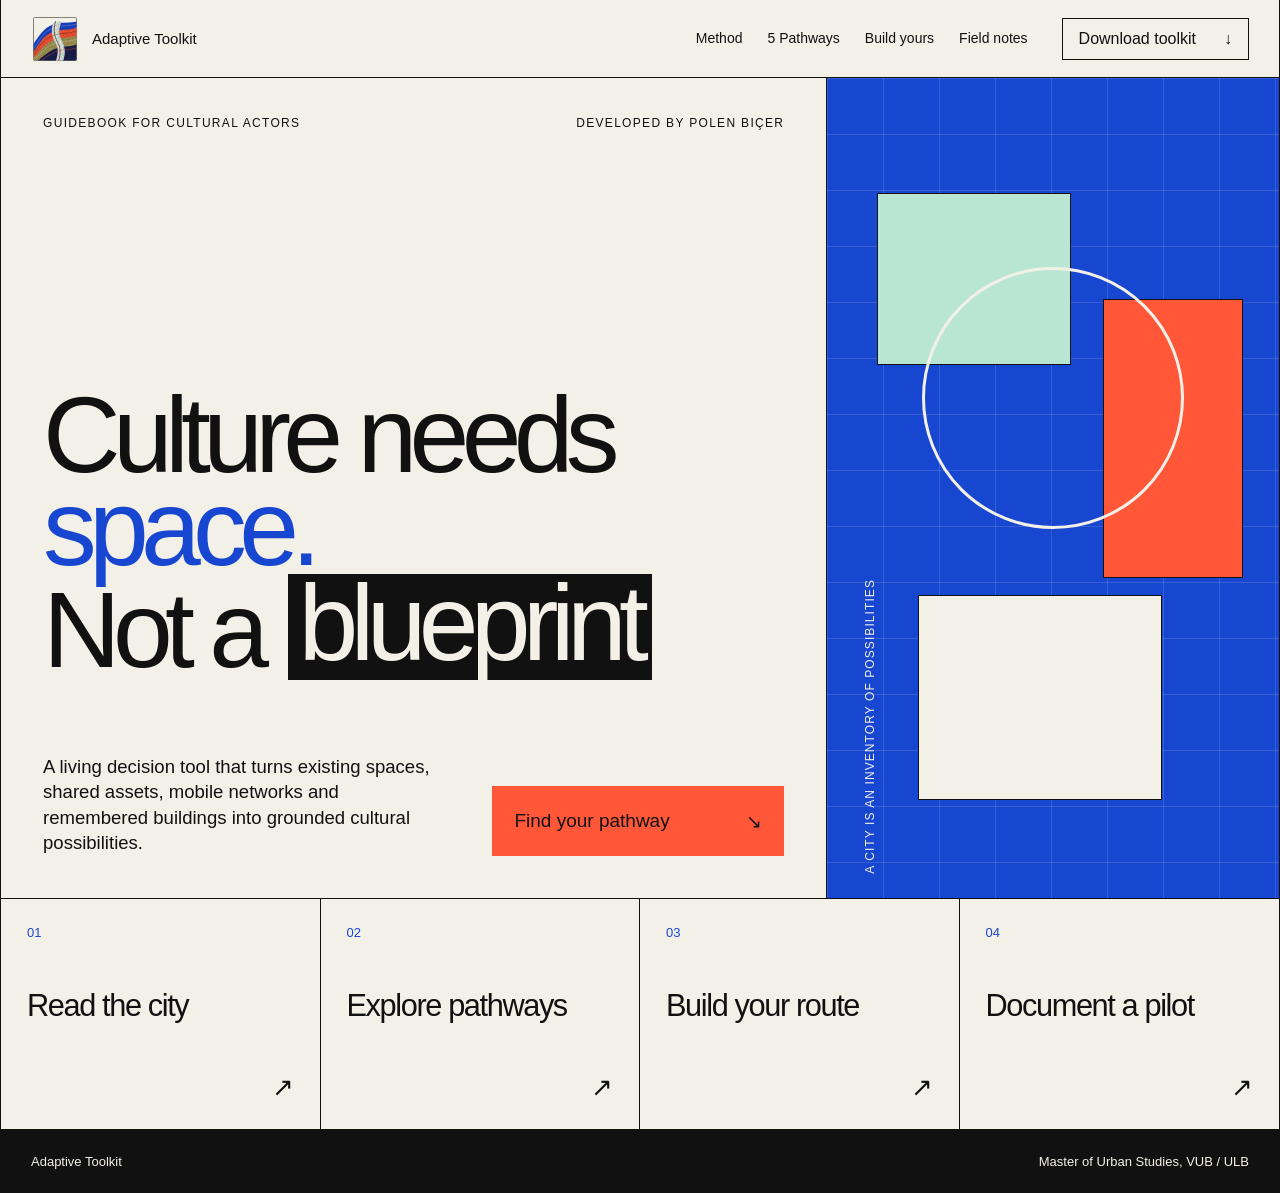
<file: index.html>
<!doctype html>
<html lang="en">
<head>
  <meta charset="utf-8">
  <meta name="viewport" content="width=device-width, initial-scale=1">
  <meta name="description" content="A living toolkit for creating and sustaining cultural space through locally grounded pathways.">
  <meta name="theme-color" content="#1746d1">
  <title>Adaptive Toolkit | Urban Spaces for Art and Culture</title>
  <link rel="canonical" href="https://adaptive.polenbicer.dev/">
  <link rel="stylesheet" href="styles.css">
</head>
<body>
  <a class="skip-link" href="#main">Skip to content</a>
  <div class="site-shell">
    <header class="site-header">
      <a class="brand" href="index.html" aria-label="Adaptive Toolkit home">
        <img class="brand-mark" src="assets/adaptive-orbit.svg" alt="">
        <span>Adaptive Toolkit</span>
      </a>
      <nav class="site-nav" aria-label="Primary navigation">
        <a href="method.html">Method</a>
        <a href="pathways.html">5 Pathways</a>
        <a href="builder.html">Build yours</a>
        <a href="field-notes.html">Field notes</a>
      </nav>
      <a class="download-link" href="assets/adaptive-toolkit.pdf" download="Adaptive-Toolkit.pdf">Download toolkit <span>↓</span></a>
    </header>

    <main id="main">
      <section class="home-hero">
        <div class="home-copy">
          <div class="home-meta">
            <p class="eyebrow">Guidebook for cultural actors</p>
            <p class="eyebrow">Developed by Polen Biçer</p>
          </div>
        <h1
  class="home-title"
  aria-label="Culture needs space. Not a blueprint, monument, commodity, privilege or prescription"
>
  Culture needs <strong>space.</strong><br>
  Not a
  <span class="rotating-word" aria-hidden="true">
    <span data-rotating-word>blueprint</span>
  </span>
</h1>
          <div class="home-bottom">
            <p class="home-intro">A living decision tool that turns existing spaces, shared assets, mobile networks and remembered buildings into grounded cultural possibilities.</p>
            <a class="action-link" href="builder.html"><span>Find your pathway</span><span>↘</span></a>
          </div>
        </div>
        <div class="home-art" aria-label="Abstract composition representing adaptable urban space">
          <div class="urban-grid"></div>
          <div class="space-shape shape-one"></div>
          <div class="space-shape shape-two"></div>
          <div class="space-shape shape-three"></div>
          <div class="urban-circle"></div>
          <p class="art-caption">A city is an inventory of possibilities</p>
        </div>
      </section>

      <nav class="route-grid" aria-label="Explore the toolkit">
        <a class="route-card" href="method.html"><span class="route-card-number">01</span><h2>Read the city</h2><span>↗</span></a>
        <a class="route-card" href="pathways.html"><span class="route-card-number">02</span><h2>Explore pathways</h2><span>↗</span></a>
        <a class="route-card" href="builder.html"><span class="route-card-number">03</span><h2>Build your route</h2><span>↗</span></a>
        <a class="route-card" href="field-notes.html"><span class="route-card-number">04</span><h2>Document a pilot</h2><span>↗</span></a>
      </nav>
    </main>

    <footer class="site-footer"><span>Adaptive Toolkit</span><span>Master of Urban Studies, VUB / ULB</span></footer>
  </div>
  <script src="site.js"></script>
</body>
</html>
</file>
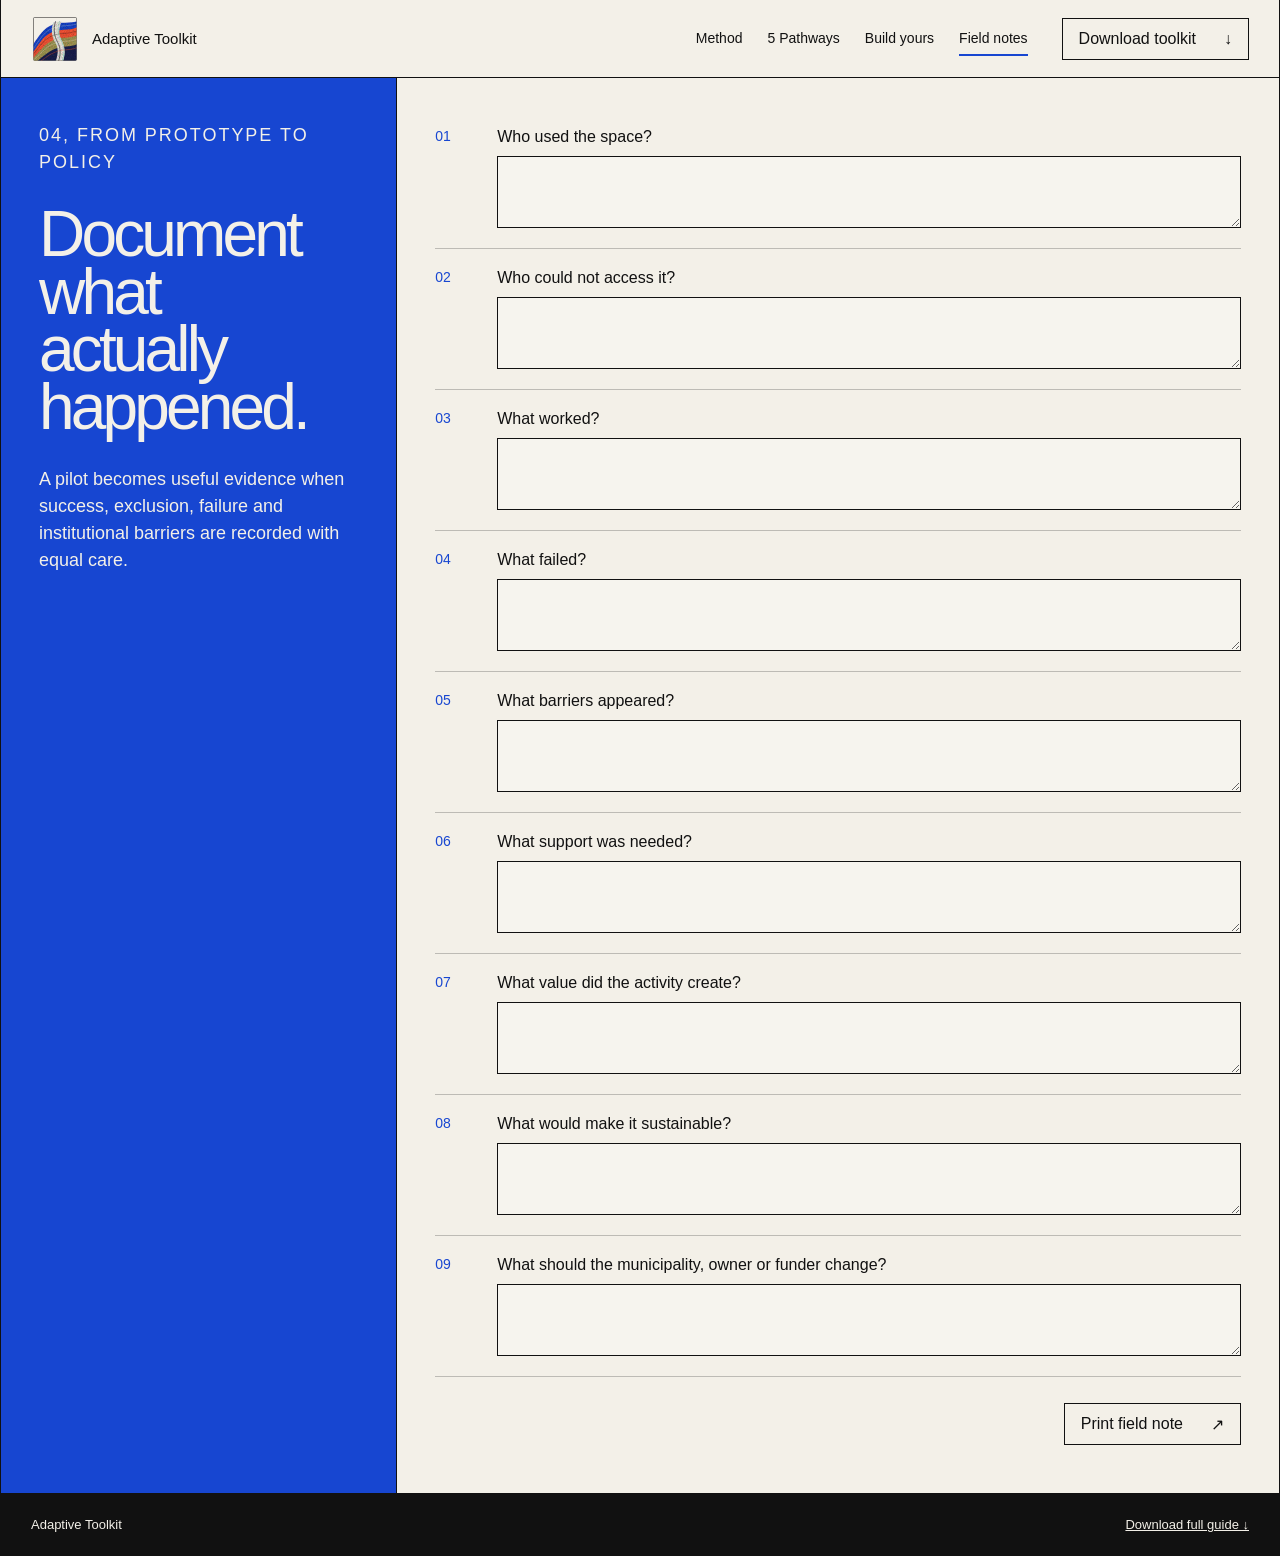
<file: field-notes.html>
<!doctype html>
<html lang="en">
<head>
  <meta charset="utf-8">
  <meta name="viewport" content="width=device-width, initial-scale=1">
  <meta name="description" content="Document a cultural space pilot and turn practical evidence into policy direction.">
  <meta name="theme-color" content="#1746d1">
  <title>Field Notes | Adaptive Toolkit</title>
  <link rel="canonical" href="https://adaptive.polenbicer.dev/field-notes.html">
  <link rel="stylesheet" href="styles.css">
</head>
<body>
  <a class="skip-link" href="#main">Skip to content</a>
  <div class="site-shell">
    <header class="site-header">
      <a class="brand" href="index.html" aria-label="Adaptive Toolkit home"><img class="brand-mark" src="assets/adaptive-orbit.svg" alt=""><span>Adaptive Toolkit</span></a>
      <nav class="site-nav" aria-label="Primary navigation">
        <a href="method.html">Method</a>
        <a href="pathways.html">5 Pathways</a>
        <a href="builder.html">Build yours</a>
        <a href="field-notes.html" aria-current="page">Field notes</a>
      </nav>
      <a class="download-link" href="assets/adaptive-toolkit.pdf" download="Adaptive-Toolkit.pdf">Download toolkit <span>↓</span></a>
    </header>

    <main id="main" class="notes-layout">
      <section class="notes-aside">
        <p class="eyebrow">04, From prototype to policy</p>
        <h1>Document what actually happened.</h1>
        <p>A pilot becomes useful evidence when success, exclusion, failure and institutional barriers are recorded with equal care.</p>
      </section>

      <form class="notes-form" onsubmit="return false">
        <div class="note-field"><span class="step-number">01</span><label>Who used the space?<textarea aria-label="Who used the space"></textarea></label></div>
        <div class="note-field"><span class="step-number">02</span><label>Who could not access it?<textarea aria-label="Who could not access the space"></textarea></label></div>
        <div class="note-field"><span class="step-number">03</span><label>What worked?<textarea aria-label="What worked"></textarea></label></div>
        <div class="note-field"><span class="step-number">04</span><label>What failed?<textarea aria-label="What failed"></textarea></label></div>
        <div class="note-field"><span class="step-number">05</span><label>What barriers appeared?<textarea aria-label="What barriers appeared"></textarea></label></div>
        <div class="note-field"><span class="step-number">06</span><label>What support was needed?<textarea aria-label="What support was needed"></textarea></label></div>
        <div class="note-field"><span class="step-number">07</span><label>What value did the activity create?<textarea aria-label="What value did the activity create"></textarea></label></div>
        <div class="note-field"><span class="step-number">08</span><label>What would make it sustainable?<textarea aria-label="What would make the activity sustainable"></textarea></label></div>
        <div class="note-field"><span class="step-number">09</span><label>What should the municipality, owner or funder change?<textarea aria-label="What should institutions change"></textarea></label></div>
        <div class="notes-actions"><button class="action-button" type="button" data-print-notes><span>Print field note</span><span>↗</span></button></div>
      </form>
    </main>
    <footer class="site-footer"><span>Adaptive Toolkit</span><a href="assets/adaptive-toolkit.pdf" download="Adaptive-Toolkit.pdf">Download full guide ↓</a></footer>
  </div>
  <script src="site.js"></script>
</body>
</html>
</file>
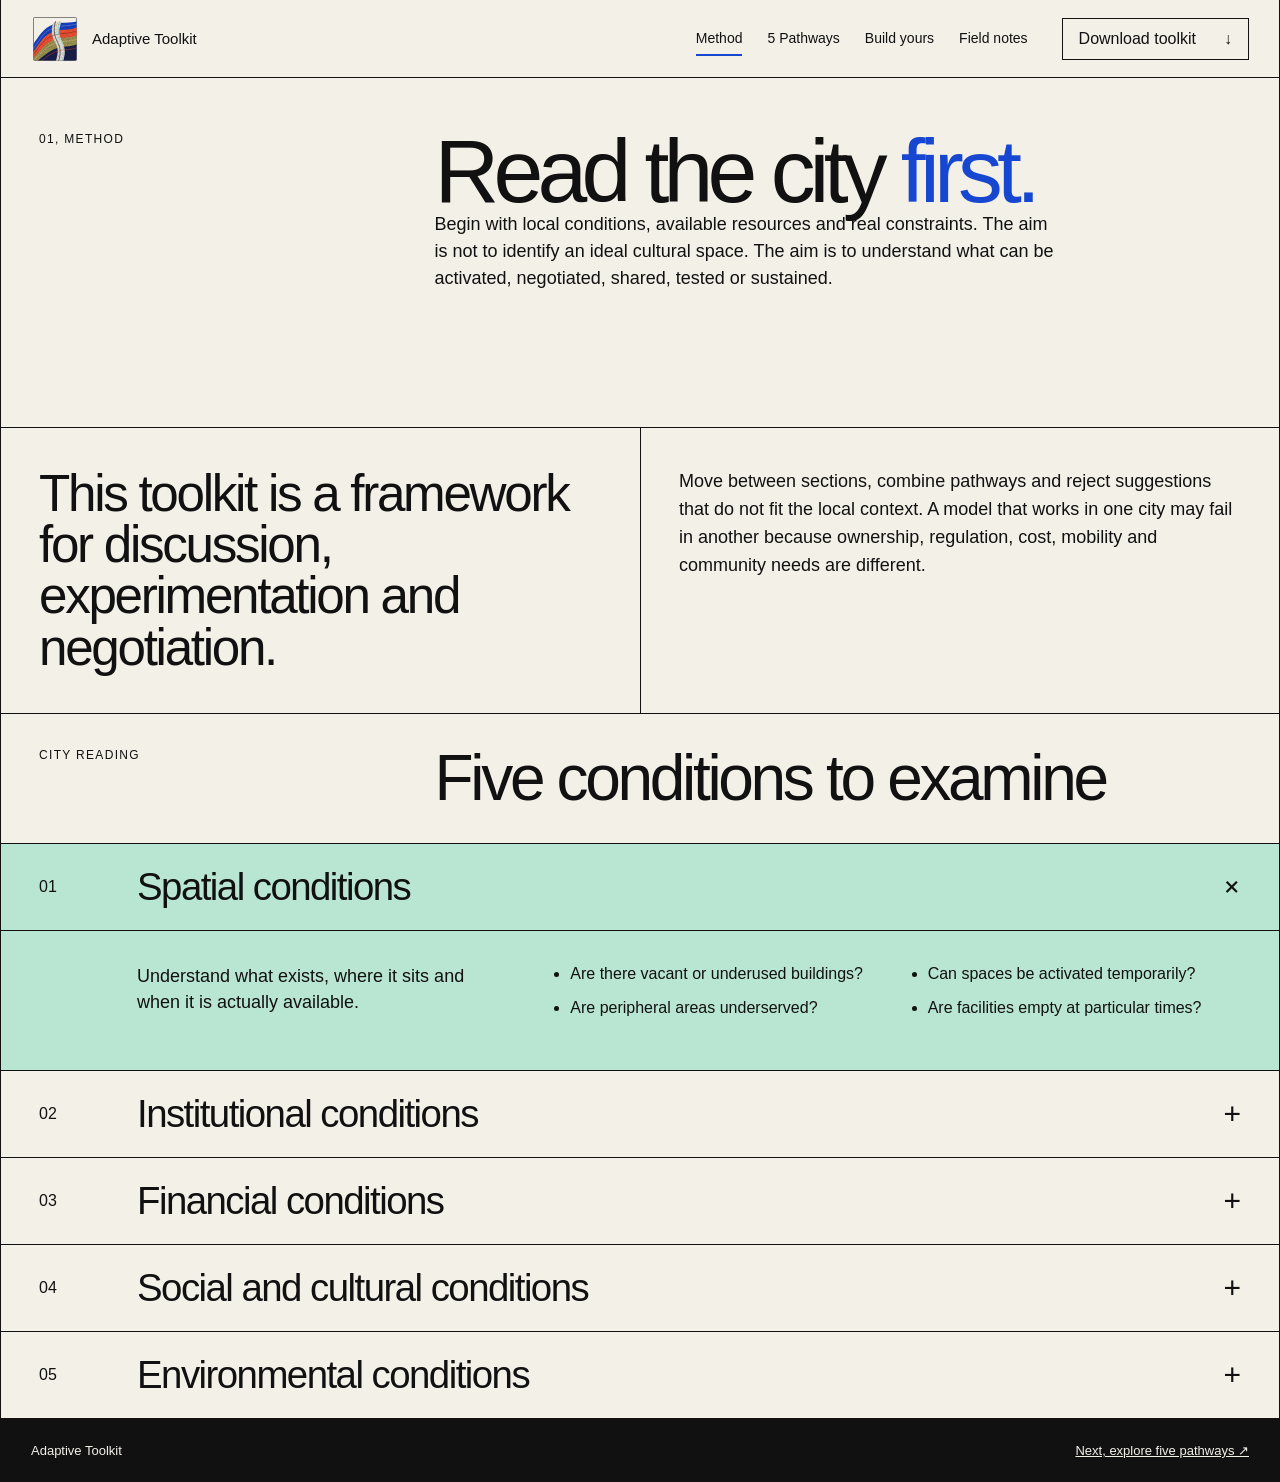
<file: method.html>
<!doctype html>
<html lang="en">
<head>
  <meta charset="utf-8">
  <meta name="viewport" content="width=device-width, initial-scale=1">
  <meta name="description" content="How to read a city before choosing a cultural space pathway.">
  <meta name="theme-color" content="#1746d1">
  <title>Method | Adaptive Toolkit</title>
  <link rel="canonical" href="https://adaptive.polenbicer.dev/method.html">
  <link rel="stylesheet" href="styles.css">
</head>
<body>
  <a class="skip-link" href="#main">Skip to content</a>
  <div class="site-shell">
    <header class="site-header">
      <a class="brand" href="index.html" aria-label="Adaptive Toolkit home"><img class="brand-mark" src="assets/adaptive-orbit.svg" alt=""><span>Adaptive Toolkit</span></a>
      <nav class="site-nav" aria-label="Primary navigation">
        <a href="method.html" aria-current="page">Method</a>
        <a href="pathways.html">5 Pathways</a>
        <a href="builder.html">Build yours</a>
        <a href="field-notes.html">Field notes</a>
      </nav>
      <a class="download-link" href="assets/adaptive-toolkit.pdf" download="Adaptive-Toolkit.pdf">Download toolkit <span>↓</span></a>
    </header>

    <main id="main">
      <section class="page-intro">
        <p class="eyebrow">01, Method</p>
        <div><h1>Read the city <em>first.</em></h1><p class="page-summary">Begin with local conditions, available resources and real constraints. The aim is not to identify an ideal cultural space. The aim is to understand what can be activated, negotiated, shared, tested or sustained.</p></div>
      </section>

      <section class="method-note">
        <div><p class="large-note">This toolkit is a framework for discussion, experimentation and negotiation.</p></div>
        <div><p>Move between sections, combine pathways and reject suggestions that do not fit the local context. A model that works in one city may fail in another because ownership, regulation, cost, mobility and community needs are different.</p></div>
      </section>

      <section aria-labelledby="conditions-title">
        <header class="section-heading"><p class="eyebrow">City reading</p><h2 id="conditions-title">Five conditions to examine</h2></header>
        <div class="audit-list">
          <details class="audit-item" open>
            <summary><span>01</span><span class="audit-name">Spatial conditions</span><span class="audit-toggle">+</span></summary>
            <div class="audit-content"><p>Understand what exists, where it sits and when it is actually available.</p><ul><li>Are there vacant or underused buildings?</li><li>Are peripheral areas underserved?</li><li>Can spaces be activated temporarily?</li><li>Are facilities empty at particular times?</li></ul></div>
          </details>
          <details class="audit-item">
            <summary><span>02</span><span class="audit-name">Institutional conditions</span><span class="audit-toggle">+</span></summary>
            <div class="audit-content"><p>Map the rules, relationships and intermediaries that make access possible.</p><ul><li>Is the municipality open to collaboration?</li><li>Can public buildings host external actors?</li><li>Are leasing and procurement rules flexible?</li><li>Who can negotiate between actors and owners?</li></ul></div>
          </details>
          <details class="audit-item">
            <summary><span>03</span><span class="audit-name">Financial conditions</span><span class="audit-toggle">+</span></summary>
            <div class="audit-content"><p>Test affordability before treating physical availability as genuine access.</p><ul><li>Are rents affordable?</li><li>Can costs be shared or subsidised?</li><li>Which public, EU or private funds exist?</li><li>Can income be generated without excluding users?</li></ul></div>
          </details>
          <details class="audit-item">
            <summary><span>04</span><span class="audit-name">Social and cultural conditions</span><span class="audit-toggle">+</span></summary>
            <div class="audit-content"><p>Ask who needs space, who remains unsupported and who risks displacement.</p><ul><li>Which groups lack cultural infrastructure?</li><li>Is there trust between actors and institutions?</li><li>Who cannot currently access cultural space?</li><li>Could activation accelerate displacement?</li></ul></div>
          </details>
          <details class="audit-item">
            <summary><span>05</span><span class="audit-name">Environmental conditions</span><span class="audit-toggle">+</span></summary>
            <div class="audit-content"><p>Consider reuse, accessibility, mobility and the environmental cost of intervention.</p><ul><li>Can an existing building be reused?</li><li>What energy upgrades are necessary?</li><li>Is public transport access adequate?</li><li>Can circular materials and resources be shared?</li></ul></div>
          </details>
        </div>
      </section>
    </main>
    <footer class="site-footer"><span>Adaptive Toolkit</span><a href="pathways.html">Next, explore five pathways ↗</a></footer>
  </div>
  <script src="site.js"></script>
</body>
</html>
</file>
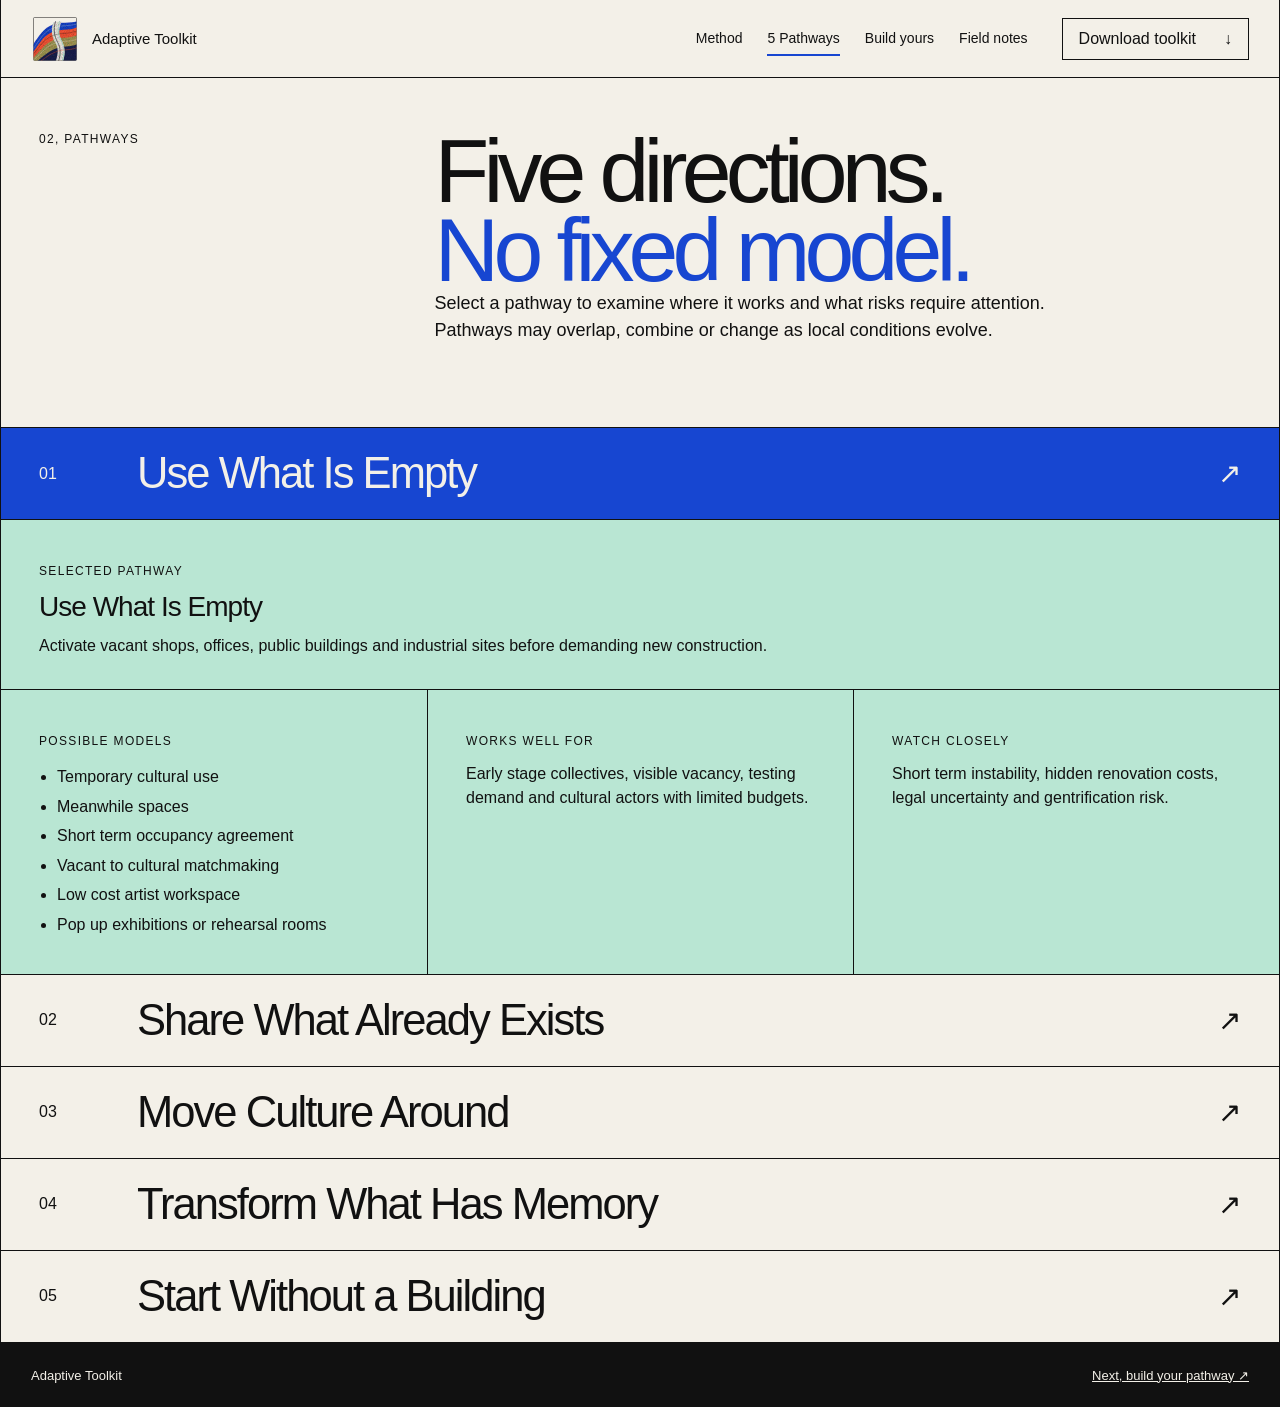
<file: pathways.html>
<!doctype html>
<html lang="en">
<head>
  <meta charset="utf-8">
  <meta name="viewport" content="width=device-width, initial-scale=1">
  <meta name="description" content="Five adaptable pathways for cultural space in different urban contexts.">
  <meta name="theme-color" content="#1746d1">
  <title>5 Pathways | Adaptive Toolkit</title>
  <link rel="canonical" href="https://adaptive.polenbicer.dev/pathways.html">
  <link rel="stylesheet" href="styles.css">
</head>
<body>
  <a class="skip-link" href="#main">Skip to content</a>
  <div class="site-shell">
    <header class="site-header">
      <a class="brand" href="index.html" aria-label="Adaptive Toolkit home"><img class="brand-mark" src="assets/adaptive-orbit.svg" alt=""><span>Adaptive Toolkit</span></a>
      <nav class="site-nav" aria-label="Primary navigation">
        <a href="method.html">Method</a>
        <a href="pathways.html" aria-current="page">5 Pathways</a>
        <a href="builder.html">Build yours</a>
        <a href="field-notes.html">Field notes</a>
      </nav>
      <a class="download-link" href="assets/adaptive-toolkit.pdf" download="Adaptive-Toolkit.pdf">Download toolkit <span>↓</span></a>
    </header>

    <main id="main">
      <section class="page-intro">
        <p class="eyebrow">02, Pathways</p>
        <div><h1>Five directions.<br><em>No fixed model.</em></h1><p class="page-summary">Select a pathway to examine where it works and what risks require attention. Pathways may overlap, combine or change as local conditions evolve.</p></div>
      </section>

      <section class="pathway-list" data-pathway-list aria-label="Cultural space pathways">
        <button class="pathway-button" type="button" data-pathway="empty" aria-pressed="true"><span>01</span><span class="pathway-button-name">Use What Is Empty</span><span class="pathway-arrow">↗</span></button>
        <div class="pathway-detail" data-pathway-detail aria-live="polite">
          <div class="pathway-overview"><p class="eyebrow">Selected pathway</p><h2 data-pathway-name>Use What Is Empty</h2><p data-pathway-description>Activate vacant shops, offices, public buildings and industrial sites before demanding new construction.</p></div>
          <div><p class="eyebrow">Possible models</p><ul class="pathway-models" data-pathway-models><li>Temporary cultural use</li><li>Meanwhile spaces</li><li>Short term occupancy agreement</li><li>Vacant to cultural matchmaking</li><li>Low cost artist workspace</li><li>Pop up exhibitions or rehearsal rooms</li></ul></div>
          <div><p class="eyebrow">Works well for</p><p data-pathway-works>Early stage collectives, visible vacancy, testing demand and cultural actors with limited budgets.</p></div>
          <div><p class="eyebrow">Watch closely</p><p data-pathway-watch>Short term instability, hidden renovation costs, legal uncertainty and gentrification risk.</p></div>
        </div>
        <button class="pathway-button" type="button" data-pathway="share" aria-pressed="false"><span>02</span><span class="pathway-button-name">Share What Already Exists</span><span class="pathway-arrow">↗</span></button>
        <button class="pathway-button" type="button" data-pathway="move" aria-pressed="false"><span>03</span><span class="pathway-button-name">Move Culture Around</span><span class="pathway-arrow">↗</span></button>
        <button class="pathway-button" type="button" data-pathway="memory" aria-pressed="false"><span>04</span><span class="pathway-button-name">Transform What Has Memory</span><span class="pathway-arrow">↗</span></button>
        <button class="pathway-button" type="button" data-pathway="network" aria-pressed="false"><span>05</span><span class="pathway-button-name">Start Without a Building</span><span class="pathway-arrow">↗</span></button>
      </section>
    </main>
    <footer class="site-footer"><span>Adaptive Toolkit</span><a href="builder.html">Next, build your pathway ↗</a></footer>
  </div>
  <script src="site.js"></script>
</body>
</html>
</file>
<file: styles.css>
:root {
  --ink: #111111;
  --paper: #f3f0e8;
  --blue: #1746d1;
  --orange: #ff5738;
  --mint: #b9e6d3;
  --pink: #e8a6d5;
  --line: rgba(17, 17, 17, 0.24);
  --max: 1440px;
}

* { box-sizing: border-box; }

html { scroll-behavior: smooth; }

body {
  margin: 0;
  color: var(--ink);
  background: var(--paper);
  font-family: Arial, "Helvetica Neue", Helvetica, sans-serif;
  font-size: 16px;
  font-weight: 400;
}

button, select, textarea, input { font: inherit; }

a { color: inherit; }

a:focus-visible,
button:focus-visible,
select:focus-visible,
textarea:focus-visible {
  outline: 3px solid var(--orange);
  outline-offset: 3px;
}

.skip-link {
  position: absolute;
  top: -80px;
  left: 16px;
  z-index: 20;
  padding: 12px 16px;
  color: var(--paper);
  background: var(--ink);
}

.skip-link:focus { top: 12px; }

.site-shell {
  width: min(100%, var(--max));
  min-height: 100vh;
  margin: 0 auto;
  border-inline: 1px solid var(--ink);
}

.site-header {
  min-height: 78px;
  display: grid;
  grid-template-columns: minmax(240px, 1fr) auto max-content;
  align-items: center;
  gap: 34px;
  padding: 0 30px;
  border-bottom: 1px solid var(--ink);
  background: var(--paper);
}

.brand {
  display: inline-flex;
  align-items: center;
  gap: 13px;
  width: fit-content;
  text-decoration: none;
  font-size: 15px;
  font-weight: 500;
}

.brand-mark {
  width: 48px;
  height: 48px;
  flex: 0 0 auto;
  display: block;
}

.site-nav {
  display: flex;
  align-items: center;
  justify-content: center;
  gap: 25px;
}

.site-nav a {
  padding: 8px 0;
  text-decoration: none;
  font-size: 14px;
  border-bottom: 2px solid transparent;
}

.site-nav a:hover,
.site-nav a[aria-current="page"] { border-bottom-color: var(--blue); }

.download-link,
.action-link,
.action-button {
  min-height: 42px;
  display: inline-flex;
  align-items: center;
  justify-content: space-between;
  gap: 28px;
  padding: 0 16px;
  border: 1px solid var(--ink);
  color: var(--ink);
  background: transparent;
  text-decoration: none;
  cursor: pointer;
}

.download-link:hover,
.action-link:hover,
.action-button:hover { color: var(--paper); background: var(--ink); }

.eyebrow {
  margin: 0;
  font-size: 12px;
  font-weight: 500;
  letter-spacing: 0.11em;
  text-transform: uppercase;
}

.home-hero {
  min-height: calc(100vh - 79px);
  display: grid;
  grid-template-columns: 1.55fr 0.85fr;
  border-bottom: 1px solid var(--ink);
}

.home-copy {
  display: flex;
  flex-direction: column;
  padding: 38px 42px 42px;
}

.home-meta {
  display: flex;
  justify-content: space-between;
  gap: 24px;
}

.home-title {
  max-width: 900px;
  margin: auto 0 0;
  font-size: clamp(4rem, 8.4vw, 8.9rem);
  line-height: 0.86;
  letter-spacing: -0.072em;
  font-weight: 400;
}

.home-title strong { color: var(--blue); font-weight: 400; }

.home-bottom {
  display: grid;
  grid-template-columns: minmax(260px, 1fr) minmax(230px, 0.72fr);
  align-items: end;
  gap: 44px;
  margin-top: 74px;
}

.home-intro {
  max-width: 560px;
  margin: 0;
  font-size: clamp(1rem, 1.45vw, 1.35rem);
  line-height: 1.38;
}

.home-bottom .action-link {
  min-height: 70px;
  padding: 0 22px;
  border: 0;
  background: var(--orange);
  font-size: 19px;
  font-weight: 500;
}

.home-bottom .action-link:hover { color: var(--paper); background: var(--ink); }

.home-art {
  position: relative;
  min-height: 620px;
  overflow: hidden;
  background: var(--blue);
  border-left: 1px solid var(--ink);
}

.urban-grid {
  position: absolute;
  inset: 0;
  opacity: 0.55;
  background-image:
    linear-gradient(rgba(243, 240, 232, 0.28) 1px, transparent 1px),
    linear-gradient(90deg, rgba(243, 240, 232, 0.28) 1px, transparent 1px);
  background-size: 56px 56px;
}

.space-shape {
  position: absolute;
  border: 1px solid var(--ink);
}

.shape-one { top: 14%; left: 11%; width: 43%; height: 21%; background: var(--mint); }
.shape-two { top: 27%; right: 8%; width: 31%; height: 34%; background: var(--orange); }
.shape-three { bottom: 12%; left: 20%; width: 54%; height: 25%; background: var(--paper); }

.urban-circle {
  position: absolute;
  left: 21%;
  top: 23%;
  width: min(58%, 390px);
  aspect-ratio: 1;
  border: 3px solid var(--paper);
  border-radius: 50%;
}

.art-caption {
  position: absolute;
  left: 24px;
  bottom: 24px;
  color: var(--paper);
  font-size: 12px;
  letter-spacing: 0.09em;
  text-transform: uppercase;
  writing-mode: vertical-rl;
  transform: rotate(180deg);
}

.route-grid {
  display: grid;
  grid-template-columns: repeat(4, 1fr);
  border-bottom: 1px solid var(--ink);
}

.route-card {
  min-height: 230px;
  display: flex;
  flex-direction: column;
  justify-content: space-between;
  padding: 26px;
  border-right: 1px solid var(--ink);
  text-decoration: none;
}

.route-card:last-child { border-right: 0; }
.route-card:hover { background: var(--mint); }
.route-card:nth-child(3):hover { background: var(--orange); }
.route-card-number { color: var(--blue); font-size: 13px; }
.route-card h2 { margin: 0; font-size: clamp(1.5rem, 2.4vw, 2.35rem); line-height: 1; letter-spacing: -0.045em; font-weight: 500; }
.route-card span:last-child { align-self: flex-end; font-size: 26px; }

.page-intro {
  min-height: 350px;
  display: grid;
  grid-template-columns: 0.72fr 1.7fr;
  gap: 54px;
  padding: 54px 38px;
  border-bottom: 1px solid var(--ink);
}

.page-intro h1 {
  max-width: 940px;
  margin: 0;
  font-size: clamp(3.4rem, 7vw, 7.8rem);
  line-height: 0.88;
  letter-spacing: -0.065em;
  font-weight: 400;
}

.page-intro h1 em { color: var(--blue); font-style: normal; }

.page-summary {
  align-self: end;
  max-width: 620px;
  margin: 0;
  font-size: 18px;
  line-height: 1.5;
}

.section-heading {
  display: grid;
  grid-template-columns: 0.72fr 1.7fr;
  gap: 54px;
  padding: 34px 38px;
  border-bottom: 1px solid var(--ink);
}

.section-heading h2 {
  margin: 0;
  font-size: clamp(2.3rem, 5vw, 5.2rem);
  line-height: 0.95;
  letter-spacing: -0.052em;
  font-weight: 400;
}

.method-note {
  display: grid;
  grid-template-columns: 1fr 1fr;
  gap: 0;
  border-bottom: 1px solid var(--ink);
}

.method-note > div { padding: 40px 38px; }
.method-note > div + div { border-left: 1px solid var(--ink); }
.method-note p { max-width: 560px; margin: 0; font-size: 18px; line-height: 1.55; }
.method-note .large-note { font-size: clamp(2rem, 4vw, 4rem); line-height: 1; letter-spacing: -0.045em; }

.audit-list { border-bottom: 1px solid var(--ink); }
.audit-item { border-bottom: 1px solid var(--ink); }
.audit-item:last-child { border-bottom: 0; }
.audit-item summary {
  min-height: 86px;
  display: grid;
  grid-template-columns: 78px 1fr auto;
  gap: 20px;
  align-items: center;
  padding: 0 38px;
  list-style: none;
  cursor: pointer;
}
.audit-item summary::-webkit-details-marker { display: none; }
.audit-item[open] summary { background: var(--mint); }
.audit-name { font-size: clamp(1.6rem, 3vw, 3rem); letter-spacing: -0.04em; font-weight: 500; }
.audit-toggle { font-size: 30px; transition: transform 180ms ease; }
.audit-item[open] .audit-toggle { transform: rotate(45deg); }
.audit-content {
  display: grid;
  grid-template-columns: 0.8fr 1.5fr;
  gap: 48px;
  padding: 32px 38px 38px 136px;
  background: var(--mint);
  border-top: 1px solid var(--ink);
}
.audit-content p { margin: 0; font-size: 18px; line-height: 1.45; }
.audit-content ul { margin: 0; padding-left: 18px; columns: 2; column-gap: 44px; }
.audit-content li { margin-bottom: 12px; break-inside: avoid; line-height: 1.42; }

.pathway-list { border-bottom: 1px solid var(--ink); }
.pathway-button {
  width: 100%;
  min-height: 92px;
  display: grid;
  grid-template-columns: 78px 1fr auto;
  align-items: center;
  gap: 20px;
  padding: 0 38px;
  border: 0;
  border-bottom: 1px solid var(--ink);
  color: var(--ink);
  background: transparent;
  text-align: left;
  cursor: pointer;
}
.pathway-button[aria-pressed="true"] { color: var(--paper); background: var(--blue); }
.pathway-button-name { font-size: clamp(1.7rem, 3.4vw, 3.6rem); letter-spacing: -0.045em; font-weight: 500; }
.pathway-arrow { font-size: 28px; }
.pathway-detail {
  display: grid;
  grid-template-columns: repeat(3, 1fr);
  background: var(--mint);
  border-bottom: 1px solid var(--ink);
}
.pathway-detail > div { min-height: 210px; padding: 30px 38px; }
.pathway-detail > div + div { border-left: 1px solid var(--ink); }
.pathway-detail .pathway-overview { grid-column: 1 / -1; min-height: 170px; border-bottom: 1px solid var(--ink); }
.pathway-detail .pathway-overview + div { border-left: 0; }
.pathway-detail h2 { margin: 12px 0 0; font-size: 28px; line-height: 1.08; letter-spacing: -0.035em; font-weight: 500; }
.pathway-detail p { margin: 12px 0 0; line-height: 1.5; }
.pathway-models { margin: 16px 0 0; padding-left: 18px; }
.pathway-models li { margin-bottom: 8px; line-height: 1.35; }

.builder-layout {
  min-height: calc(100vh - 79px);
  display: grid;
  grid-template-columns: 0.78fr 1.22fr;
}
.builder-lead {
  display: flex;
  flex-direction: column;
  justify-content: space-between;
  padding: 46px 38px;
  background: var(--orange);
  border-right: 1px solid var(--ink);
}
.builder-lead h1 { margin: 28px 0; font-size: clamp(3.6rem, 6vw, 7rem); line-height: 0.88; letter-spacing: -0.065em; font-weight: 400; }
.builder-lead p { max-width: 460px; margin: 0; font-size: 18px; line-height: 1.5; }
.builder-form { padding: 34px 38px; }
.builder-step { padding: 22px 0 26px; border-bottom: 1px solid var(--line); }
.builder-step label { display: grid; grid-template-columns: 52px 1fr; gap: 15px; }
.step-number { color: var(--blue); font-size: 14px; font-weight: 500; }
.step-field { display: grid; gap: 14px; }
.step-field > span { font-size: 17px; font-weight: 500; }
.step-field select {
  width: 100%;
  min-height: 48px;
  padding: 0 34px 0 0;
  border: 0;
  border-bottom: 1px solid var(--ink);
  border-radius: 0;
  color: var(--ink);
  background: transparent;
}
.builder-result {
  display: grid;
  grid-template-columns: 1fr auto;
  align-items: end;
  gap: 24px;
  margin-top: 34px;
  padding: 28px;
  color: var(--paper);
  background: var(--blue);
}
.builder-result strong { display: block; margin-top: 10px; font-size: clamp(1.8rem, 3vw, 3rem); line-height: 1; font-weight: 500; }
.builder-result > p { max-width: 250px; margin: 0; text-align: right; font-size: 13px; line-height: 1.4; }
.builder-support { margin: 16px 0 0; font-size: 14px; line-height: 1.4; }

.notes-layout {
  display: grid;
  grid-template-columns: 0.62fr 1.38fr;
  min-height: calc(100vh - 79px);
}
.notes-aside {
  padding: 44px 38px;
  color: var(--paper);
  background: var(--blue);
  border-right: 1px solid var(--ink);
}
.notes-aside h1 { margin: 30px 0; font-size: clamp(3rem, 5vw, 6rem); line-height: 0.9; letter-spacing: -0.06em; font-weight: 400; }
.notes-aside p { max-width: 420px; font-size: 18px; line-height: 1.5; }
.notes-form { padding: 30px 38px 48px; }
.note-field { display: grid; grid-template-columns: 46px 1fr; gap: 16px; padding: 20px 0; border-bottom: 1px solid var(--line); }
.note-field label { display: grid; gap: 10px; font-weight: 500; }
.note-field textarea {
  width: 100%;
  min-height: 72px;
  resize: vertical;
  padding: 12px;
  border: 1px solid var(--ink);
  border-radius: 0;
  color: var(--ink);
  background: rgba(255,255,255,0.25);
  font-weight: 400;
}
.notes-actions { display: flex; justify-content: flex-end; margin-top: 26px; }

.site-footer {
  display: flex;
  justify-content: space-between;
  gap: 28px;
  padding: 24px 30px;
  color: var(--paper);
  background: var(--ink);
  font-size: 13px;
}

@media (max-width: 980px) {
  .site-header { grid-template-columns: 1fr auto; gap: 20px; padding: 14px 22px; }
  .site-nav { grid-column: 1 / -1; grid-row: 2; justify-content: flex-start; overflow-x: auto; }
  .builder-layout, .notes-layout { grid-template-columns: 1fr; }
  .builder-lead, .notes-aside { min-height: 480px; border-right: 0; border-bottom: 1px solid var(--ink); }
}

@media (max-width: 820px) {
  .home-hero { grid-template-columns: 1fr; }
  .home-copy { min-height: 680px; }
  .home-art { min-height: 520px; border-left: 0; border-top: 1px solid var(--ink); }
  .route-grid { grid-template-columns: 1fr 1fr; }
  .route-card:nth-child(2) { border-right: 0; }
  .route-card:nth-child(-n+2) { border-bottom: 1px solid var(--ink); }
}

@media (max-width: 680px) {
  .site-shell { border-inline: 0; }
  .site-header { grid-template-columns: 1fr auto; padding: 15px 18px; }
  .download-link { position: static; min-height: 40px; padding-inline: 12px; font-size: 13px; }
  .site-nav { grid-column: 1 / -1; gap: 18px; padding-top: 5px; }
  .site-nav a { white-space: nowrap; }
  .home-copy { min-height: 610px; padding: 28px 18px 30px; }
  .home-meta { flex-direction: column; }
  .home-title { font-size: clamp(3.8rem, 18vw, 6rem); }
  .home-bottom { grid-template-columns: 1fr; gap: 30px; margin-top: 54px; }
  .home-art { min-height: 390px; }
  .route-grid { grid-template-columns: 1fr; }
  .route-card { min-height: 170px; border-right: 0; border-bottom: 1px solid var(--ink); }
  .route-card:last-child { border-bottom: 0; }
  .page-intro, .section-heading { grid-template-columns: 1fr; gap: 28px; padding: 36px 18px; }
  .page-intro { min-height: 420px; }
  .method-note { grid-template-columns: 1fr; }
  .method-note > div { padding: 30px 18px; }
  .method-note > div + div { border-left: 0; border-top: 1px solid var(--ink); }
  .audit-item summary, .pathway-button { grid-template-columns: 42px 1fr auto; padding: 0 18px; }
  .audit-content { grid-template-columns: 1fr; gap: 24px; padding: 26px 18px; }
  .audit-content ul { columns: 1; }
  .pathway-detail { grid-template-columns: 1fr; }
  .pathway-detail > div { min-height: 0; padding: 24px 18px; }
  .pathway-detail > div + div { border-left: 0; border-top: 1px solid var(--ink); }
  .builder-lead, .notes-aside { min-height: 420px; padding: 34px 18px; }
  .builder-form, .notes-form { padding: 26px 18px 40px; }
  .builder-result { grid-template-columns: 1fr; }
  .builder-result > p { text-align: left; }
  .notes-actions { justify-content: stretch; }
  .notes-actions .action-button { width: 100%; }
  .site-footer { flex-direction: column; padding: 22px 18px; }
}

.diagnostic-layout {
  min-height: calc(100vh - 79px);
  display: grid;
  grid-template-columns: minmax(310px, 0.72fr) minmax(0, 1.78fr);
}

.diagnostic-rail {
  min-height: calc(100vh - 79px);
  display: flex;
  flex-direction: column;
  justify-content: space-between;
  gap: 70px;
  padding: 42px 34px;
  background: var(--orange);
  border-right: 1px solid var(--ink);
}

.diagnostic-rail h1 {
  max-width: 420px;
  margin: 30px 0;
  font-size: clamp(3.5rem, 5.5vw, 6.8rem);
  line-height: 0.86;
  letter-spacing: -0.068em;
  font-weight: 400;
}

.diagnostic-rail-copy {
  max-width: 390px;
  margin: 0;
  font-size: 17px;
  line-height: 1.48;
}

.progress-meta {
  display: flex;
  justify-content: space-between;
  gap: 20px;
  margin-bottom: 12px;
  font-size: 13px;
  font-weight: 500;
}

.progress-track { height: 3px; background: rgba(17,17,17,.22); }
.progress-track span { display: block; width: 11%; height: 100%; background: var(--ink); transition: width 220ms ease; }

.diagnostic-progress ol {
  display: grid;
  grid-template-columns: repeat(3, 1fr);
  gap: 7px 16px;
  margin: 20px 0 0;
  padding: 0;
  list-style: none;
  font-size: 12px;
}

.diagnostic-progress li { opacity: .42; }
.diagnostic-progress li.is-current { opacity: 1; font-weight: 500; }
.diagnostic-progress li.is-complete { opacity: .78; }

.diagnostic-workspace {
  min-width: 0;
  display: flex;
  flex-direction: column;
  padding: 30px 38px 38px;
}

.diagnostic-toolbar {
  min-height: 36px;
  display: flex;
  justify-content: space-between;
  align-items: center;
  border-bottom: 1px solid var(--line);
}

.text-button {
  padding: 5px 0;
  border: 0;
  border-bottom: 1px solid currentColor;
  color: var(--ink);
  background: transparent;
  cursor: pointer;
}

.text-button:disabled { cursor: default; opacity: .35; }

.form-alert {
  margin: 18px 0 0;
  padding: 13px 15px;
  border: 1px solid var(--ink);
  background: var(--pink);
  font-size: 14px;
}

.diagnostic-screen { flex: 1; padding: 38px 0 30px; }
.diagnostic-screen[hidden] { display: none; }

.screen-heading {
  display: grid;
  grid-template-columns: 1fr minmax(260px, .72fr);
  gap: 40px;
  align-items: end;
  margin-bottom: 38px;
}

.screen-heading .eyebrow { grid-column: 1 / -1; }
.screen-heading h2 {
  margin: 0;
  font-size: clamp(2.4rem, 4.6vw, 5.4rem);
  line-height: .93;
  letter-spacing: -.055em;
  font-weight: 400;
}
.screen-heading > p:last-child { max-width: 470px; margin: 0; font-size: 16px; line-height: 1.5; }

.mode-grid { display: grid; grid-template-columns: 1fr 1fr; border: 1px solid var(--ink); }
.mode-card {
  min-height: 310px;
  display: flex;
  flex-direction: column;
  align-items: flex-start;
  padding: 28px;
  border: 0;
  color: var(--ink);
  background: transparent;
  text-align: left;
  cursor: pointer;
}
.mode-card + .mode-card { border-left: 1px solid var(--ink); }
.mode-card:hover { background: var(--mint); }
.mode-card-primary { background: var(--blue); color: var(--paper); }
.mode-card-primary:hover { background: var(--ink); }
.mode-number { margin-bottom: auto; font-size: 13px; }
.mode-card strong { display: block; margin: 30px 0 13px; font-size: 32px; line-height: 1; letter-spacing: -.04em; font-weight: 500; }
.mode-card > span:not(.mode-number) { max-width: 380px; line-height: 1.45; }
.mode-card small { margin-top: 20px; font-size: 13px; }

.field-stack { max-width: 840px; display: grid; gap: 28px; }
.text-field { display: grid; gap: 10px; font-weight: 500; }
.text-field input, .text-field select {
  width: 100%;
  min-height: 54px;
  padding: 0 4px;
  border: 0;
  border-bottom: 1px solid var(--ink);
  border-radius: 0;
  color: var(--ink);
  background: transparent;
  font-size: 20px;
  font-weight: 400;
}

.option-grid, .check-grid {
  display: grid;
  grid-template-columns: repeat(2, minmax(0, 1fr));
  border-top: 1px solid var(--ink);
  border-left: 1px solid var(--ink);
}

.option-card, .check-card {
  position: relative;
  min-height: 104px;
  display: flex;
  align-items: center;
  gap: 15px;
  padding: 20px;
  border-right: 1px solid var(--ink);
  border-bottom: 1px solid var(--ink);
  cursor: pointer;
  line-height: 1.35;
}
.option-card input, .check-card input { position: absolute; opacity: 0; }
.option-indicator {
  width: 18px;
  height: 18px;
  flex: 0 0 auto;
  border: 1px solid var(--ink);
  border-radius: 50%;
}
.check-card .option-indicator { border-radius: 0; }
.option-card:has(input:checked), .check-card:has(input:checked) { background: var(--mint); }
.option-card:has(input:checked) .option-indicator { border: 5px solid var(--blue); }
.check-card:has(input:checked) .option-indicator { background: var(--blue); box-shadow: inset 0 0 0 4px var(--mint); }
.option-card:focus-within, .check-card:focus-within { outline: 3px solid var(--orange); outline-offset: -4px; }
.option-grid-compact .option-card { min-height: 82px; }

.audit-heading { grid-template-columns: 1.25fr .75fr; }
.audit-heading .eyebrow { grid-column: auto; }
.audit-diagnostic-list { border-top: 1px solid var(--ink); }
.audit-question {
  display: grid;
  grid-template-columns: 42px minmax(0, 1fr) auto;
  gap: 18px;
  align-items: center;
  min-height: 86px;
  padding: 14px 0;
  border-bottom: 1px solid var(--ink);
}
.audit-question-index { color: var(--blue); font-size: 13px; }
.audit-question p { margin: 0; line-height: 1.4; }
.answer-switch { display: inline-flex; border: 1px solid var(--ink); }
.answer-switch label { position: relative; min-width: 70px; cursor: pointer; text-align: center; }
.answer-switch input { position: absolute; opacity: 0; }
.answer-switch span { display: block; padding: 10px 12px; border-right: 1px solid var(--ink); font-size: 13px; }
.answer-switch label:last-child span { border-right: 0; }
.answer-switch input:checked + span { color: var(--paper); background: var(--blue); }
.answer-switch label:focus-within { outline: 3px solid var(--orange); outline-offset: 2px; }
.audit-group-nav { display: flex; justify-content: space-between; align-items: center; gap: 20px; padding-top: 24px; }

.diagnostic-controls {
  display: flex;
  justify-content: space-between;
  gap: 18px;
  padding-top: 24px;
  border-top: 1px solid var(--line);
}
.diagnostic-controls[hidden] { display: none; }
.action-button-primary { color: var(--paper); background: var(--blue); border-color: var(--blue); }
.action-button-primary:hover { color: var(--paper); background: var(--ink); border-color: var(--ink); }

.result-screen { padding-bottom: 0; }
.result-hero {
  display: grid;
  grid-template-columns: 1fr 150px;
  gap: 30px;
  align-items: start;
  padding: 34px;
  color: var(--paper);
  background: var(--blue);
}
.result-hero h2 { max-width: 850px; margin: 18px 0; font-size: clamp(3rem, 6vw, 6.8rem); line-height: .88; letter-spacing: -.062em; font-weight: 400; }
.result-hero p:last-child { max-width: 650px; margin: 0; font-size: 18px; line-height: 1.45; }
.result-mark { width: 100%; background: var(--paper); }
.result-grid { display: grid; grid-template-columns: 1fr 1fr; border-left: 1px solid var(--ink); }
.result-section {
  min-height: 230px;
  padding: 28px;
  border-right: 1px solid var(--ink);
  border-bottom: 1px solid var(--ink);
}
.result-section h3 { margin: 15px 0; font-size: 30px; line-height: 1.05; letter-spacing: -.035em; font-weight: 500; }
.score-section { grid-row: span 2; }
.risk-section { background: var(--pink); }
.action-section { background: var(--orange); }
.score-list { display: grid; gap: 22px; margin-top: 28px; }
.score-row { display: grid; grid-template-columns: minmax(160px, 1fr) 2fr 46px; gap: 14px; align-items: center; font-size: 13px; }
.score-bar { height: 5px; background: rgba(17,17,17,.14); }
.score-bar span { display: block; height: 100%; background: var(--blue); }
.score-row:first-child { font-weight: 500; }
.score-row:first-child .score-bar span { background: var(--orange); }
.result-list { margin: 20px 0 0; padding-left: 18px; }
.result-list li { margin-bottom: 12px; line-height: 1.43; }
.methodology-section { grid-column: 1 / -1; border-right: 1px solid var(--ink); border-bottom: 1px solid var(--ink); }
.methodology-section summary { display: flex; justify-content: space-between; gap: 20px; padding: 22px 28px; cursor: pointer; font-weight: 500; list-style: none; }
.methodology-section summary::-webkit-details-marker { display: none; }
.methodology-section > div { max-width: 900px; padding: 0 28px 28px; line-height: 1.5; }
.result-actions { display: flex; justify-content: flex-end; gap: 14px; padding: 26px 0 0; }

@media (max-width: 1050px) {
  .diagnostic-layout { grid-template-columns: 280px minmax(0, 1fr); }
  .diagnostic-rail { padding: 34px 24px; }
  .diagnostic-progress ol { grid-template-columns: 1fr 1fr; }
  .screen-heading { grid-template-columns: 1fr; gap: 18px; }
  .screen-heading .eyebrow { grid-column: auto; }
  .result-grid { grid-template-columns: 1fr; }
  .score-section { grid-row: auto; }
  .methodology-section { grid-column: auto; }
}

@media (max-width: 760px) {
  .diagnostic-layout { grid-template-columns: 1fr; }
  .diagnostic-rail { min-height: 0; gap: 34px; border-right: 0; border-bottom: 1px solid var(--ink); }
  .diagnostic-rail h1 { font-size: 4.1rem; }
  .diagnostic-progress ol { display: none; }
  .diagnostic-workspace { padding: 24px 18px 30px; }
  .diagnostic-screen { padding-top: 28px; }
  .mode-grid, .option-grid, .check-grid { grid-template-columns: 1fr; }
  .mode-card { min-height: 250px; }
  .mode-card + .mode-card { border-left: 0; border-top: 1px solid var(--ink); }
  .audit-question { grid-template-columns: 32px 1fr; }
  .answer-switch { grid-column: 2; width: fit-content; }
  .answer-switch label { min-width: 62px; }
  .result-hero { grid-template-columns: 1fr; padding: 26px 20px; }
  .result-mark { width: 86px; grid-row: 1; }
  .result-section { min-height: 0; padding: 24px 20px; }
  .score-row { grid-template-columns: 1fr 1.4fr 42px; }
  .result-actions { flex-direction: column; }
  .result-actions .action-button { width: 100%; }
}

@media print {
  .site-header, .notes-aside, .notes-actions, .site-footer, .skip-link { display: none !important; }
  .site-shell { border: 0; }
  .notes-layout { display: block; }
  .notes-form { padding: 0; }
  .note-field { break-inside: avoid; }
  .note-field textarea { min-height: 90px; background: white; }
}

@media (prefers-reduced-motion: reduce) {
  html { scroll-behavior: auto; }
  *, *::before, *::after { transition: none !important; }
}
.rotating-word {
  display: inline-flex;
  align-items: center;
  width: auto;
  margin-left: 0.04em;
  padding: 0.02em 0.1em 0.08em;
  overflow: hidden;
  background: #111111;
  color: #f3f0e8;
  line-height: 0.88;
  vertical-align: 0.06em;
}

.rotating-word > span {
  display: block;
  width: max-content;
  white-space: nowrap;
  opacity: 1;
  transform: translateY(0);
  transition:
    opacity 180ms ease,
    transform 180ms ease;
}

.rotating-word > span.is-changing {
  opacity: 0;
  transform: translateY(-0.12em);
}

@media (prefers-reduced-motion: reduce) {
  .rotating-word > span {
    transition: none;
  }
}
</file>
